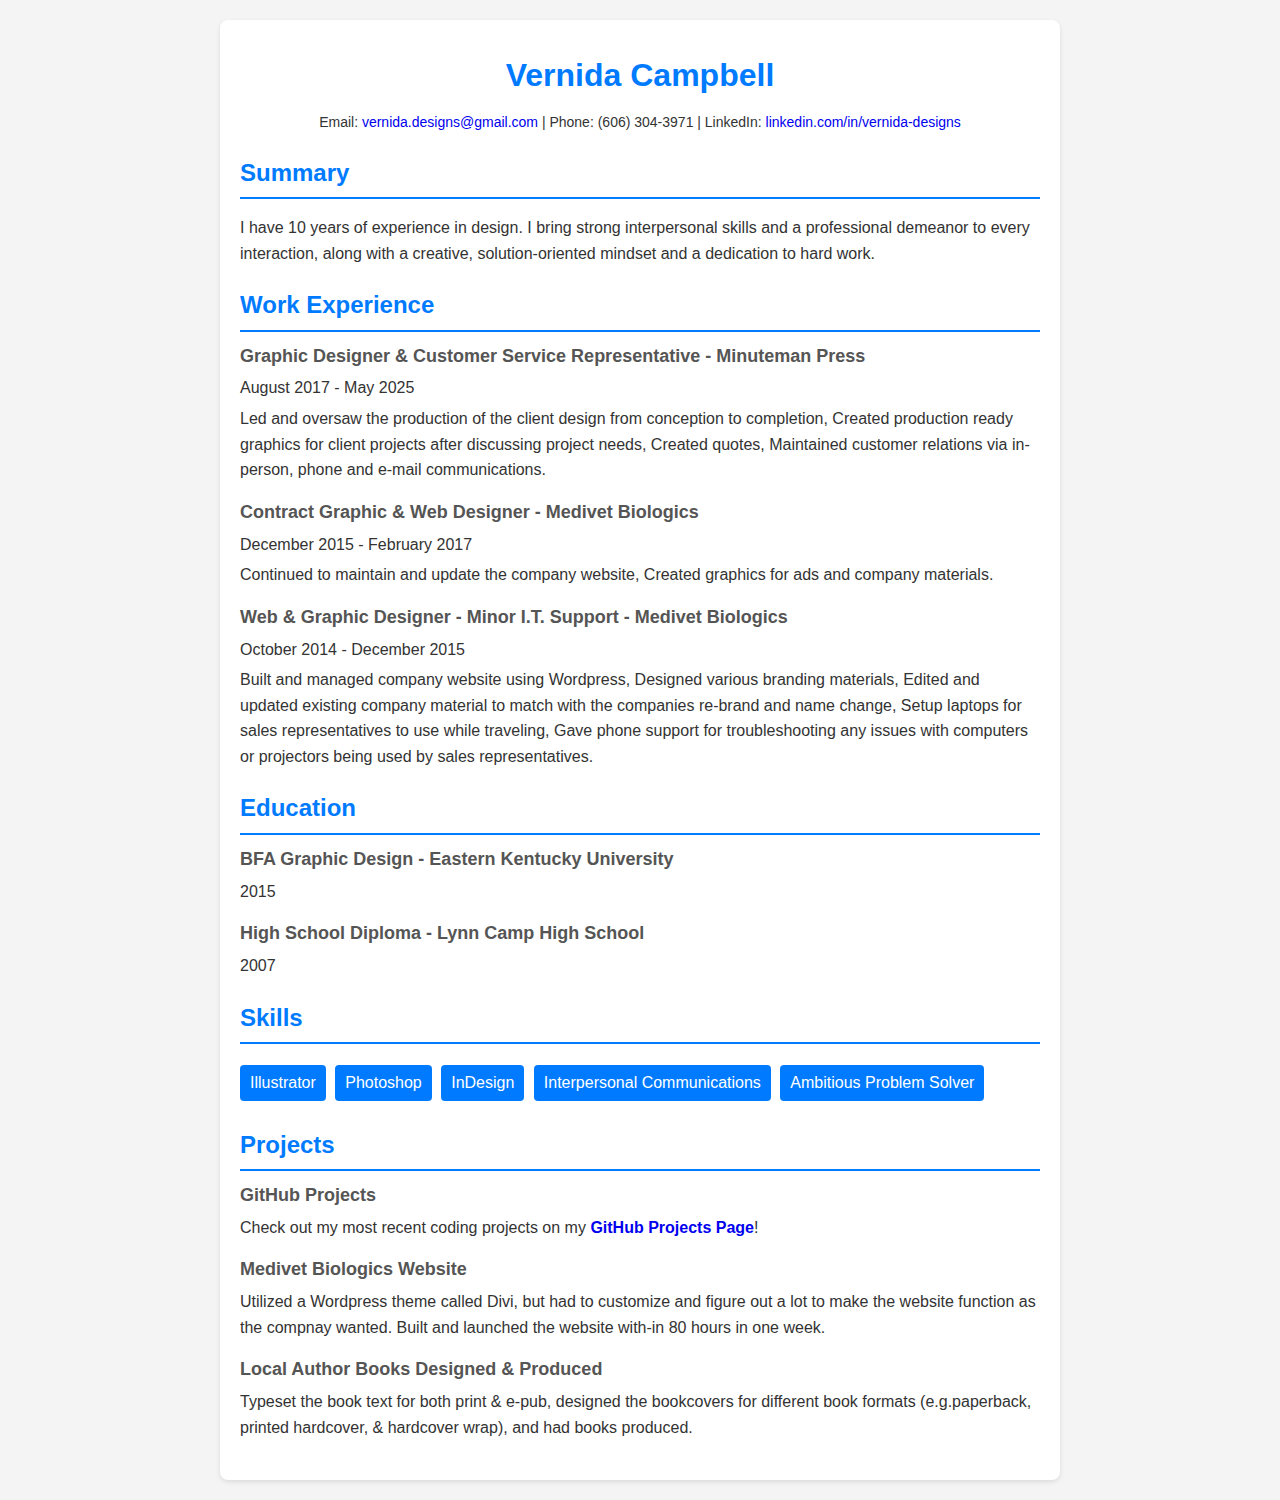
<file: index.html>
<!DOCTYPE html>
<html lang="en">
    <head>
        <meta charset="UTF-8" />
        <meta name="viewport" content="width=device-width, initial-scale=1.0" />
        <link rel="stylesheet" href="github-style.css">
        <title>Vernida's Resume</title>
    </head>

    <body>
        <main class="container">
            <section class="header">
                <h1>Vernida Campbell</h1>
                <p class="contact">
                    Email:
                    <a href="mailto:yourname@example.com"
                        >vernida.designs@gmail.com</a
                    >
                    | Phone: (606) 304-3971 | LinkedIn:
                    <a href="#">linkedin.com/in/vernida-designs</a>
                </p>
            </section>
            <section class="section">
                <h2>Summary</h2>
                <p>
                   I have 10 years of experience in design. I bring strong interpersonal skills and a professional demeanor to every interaction, along with a creative, solution-oriented mindset and a dedication to hard work.
                </p>
            </section>
            <section class="section">
                <h2>Work Experience</h2>
                <div class="item">
                    <h3>Graphic Designer & Customer Service Representative - Minuteman Press</h3>
                    <p>August 2017 - May 2025</p>
                    <p>
                        Led and oversaw the production of the client design from conception to completion, Created production ready graphics for client projects after discussing project needs, Created quotes, Maintained customer relations via in-person, phone and e-mail communications.
                    </p>
                </div>
                <div class="item">
                    <h3>Contract Graphic & Web Designer - Medivet Biologics</h3>
                    <p>December 2015 - February 2017</p>
                    <p>
                        Continued to maintain and update the company website, Created graphics for ads and company materials.
                    </p>
                </div>
                <div class="item">
                    <h3>Web & Graphic Designer - Minor I.T. Support - Medivet Biologics</h3>
                    <p>October 2014 - December 2015</p>
                    <p>
                        Built and managed company website using Wordpress, Designed various branding materials, Edited and updated existing company material to match with the companies re-brand and name change, Setup laptops for sales representatives to use while traveling, Gave phone support for troubleshooting any issues with computers or projectors being used by sales representatives.
                    </p>
                </div>
            </section>
            <div class="section">
                <h2>Education</h2>
                <div class="item">
                    <h3>BFA Graphic Design - Eastern Kentucky University</h3>
                    <p>2015</p>
                </div>
                <div class="item">
                    <h3>High School Diploma - Lynn Camp High School</h3>
                    <p>2007</p>
                </div>
            </section>
            <section class="section">
                <h2>Skills</h2>
                <div class="skills">
                    <ul>
                        <li>Illustrator</li>
                        <li>Photoshop</li>
                        <li>InDesign</li>
                        <li>Interpersonal Communications</li>
                        <li>Ambitious Problem Solver</li>
                    </ul>
                </div>
            </section>
            <section class="section">
                <h2>Projects</h2>
                <div class="item">
                    <h3>GitHub Projects</h3>
                    <p>Check out my most recent coding projects on my <a href="projects.html"><strong>GitHub Projects Page</strong></a>!</p>
                </div>
                <div class="item">
                    <h3>Medivet Biologics Website</h3>
                    <p>
                        Utilized a Wordpress theme called Divi, but had to customize and figure out a lot to make the website function as the compnay wanted. Built and launched the website with-in 80 hours in one week.
                    </p>
                </div>
                <div class="item">
                    <h3>Local Author Books Designed & Produced</h3>
                    <p>
                        Typeset the book text for both print & e-pub, designed the bookcovers for different book formats (e.g.paperback, printed hardcover, & hardcover wrap), and had books produced.
                    </p>
                </div>
            </section>
        </main>
    </body>
</html>
</file>
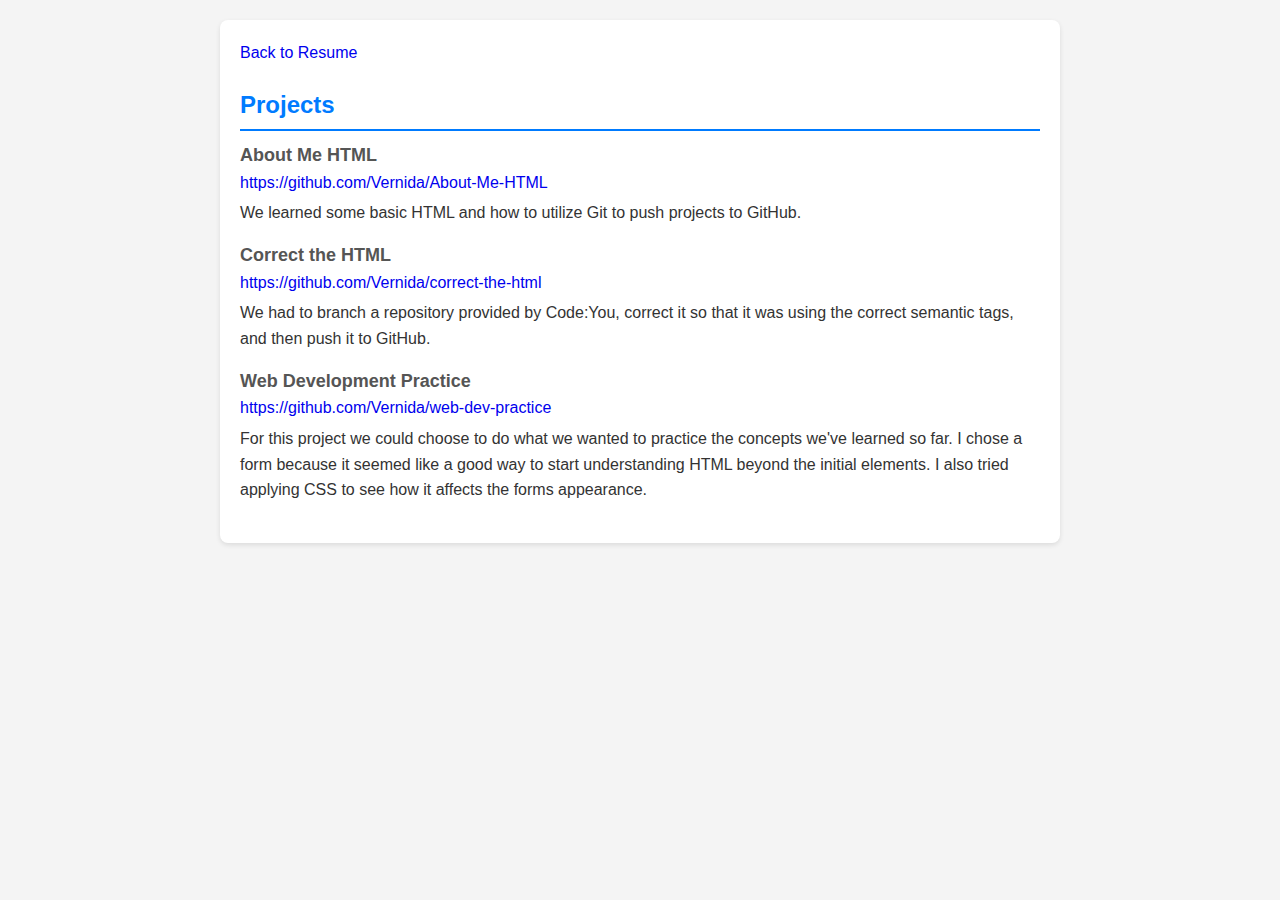
<file: projects.html>
<!DOCTYPE html>
<html lang="en">
<head>
    <meta charset="UTF-8">
    <meta name="viewport" content="width=device-width, initial-scale=1.0">
    <link rel="stylesheet" href="github-style.css">
    <title>Projects</title>
</head>
<body>
    <main class="container">
        <a href="index.html">Back to Resume</a>
        <section class="section">
                <h2>Projects</h2>
                <div class="item">
                    <h3>About Me HTML</h3>
                    <a href="https://github.com/Vernida/About-Me-HTML">https://github.com/Vernida/About-Me-HTML</a>
                    <p>
                        We learned some basic HTML and how to utilize Git to push projects to GitHub.
                    </p>
                </div>
                <div class="item">
                    <h3>Correct the HTML</h3>
                    <a href="https://github.com/Vernida/correct-the-html">https://github.com/Vernida/correct-the-html</a>
                    <p>
                        We had to branch a repository provided by Code:You, correct it so that it was using the correct semantic tags, and then push it to GitHub.
                    </p>
                </div>
                <div class="item">
                    <h3>Web Development Practice</h3>
                    <a href="https://github.com/Vernida/web-dev-practice">https://github.com/Vernida/web-dev-practice</a>
                    <p>
                        For this project we could choose to do what we wanted to practice the concepts we've learned so far. I chose a form because it seemed like a good way to start understanding HTML beyond the initial elements. I also tried applying CSS to see how it affects the forms appearance.
                    </p>
                </div>
            </section>
    </main>
</body>
</html>
</file>
<file: github-style.css>
body {
    font-family: Arial, sans-serif;
    line-height: 1.6;
    margin: 0;
    padding: 0;
    color: #333;
    background-color: #f4f4f4;
    }
.container {
    max-width: 800px;
    margin: 20px auto;
    padding: 20px;
    background: #fff;
    border-radius: 8px;
    box-shadow: 0 2px 5px rgba(0, 0, 0, 0.1);
        }
h1,
h2 {
    color: #007bff;
    }

a {
    text-decoration: none;
}

a:hover {
    color: red;
}
    
.header {
    text-align: center;
    }

.header h1 {
    margin: 10px 0;
    }

.contact {
    margin: 10px 0;
    font-size: 14px;
    }

/* .contact a {
    color: #007bff;
    } */

.section {
    margin: 20px 0;
    }

.section h2 {
    margin-bottom: 10px;
    border-bottom: 2px solid #007bff;
    padding-bottom: 5px;
    }

.item {
    margin-bottom: 15px;
    }

.item h3 {
    margin: 0;
    font-size: 18px;
    color: #555;
    }

.item p {
    margin: 5px 0;
    ont-size: 14px;
    }

.skills ul {
    list-style: none;
    padding: 0;
    }

.skills ul li {
    display: inline-block;
    background: #007bff;
    color: #fff;
    padding: 5px 10px;
    margin: 5px 5px 5px 0;
    border-radius: 4px;
    }
</file>
